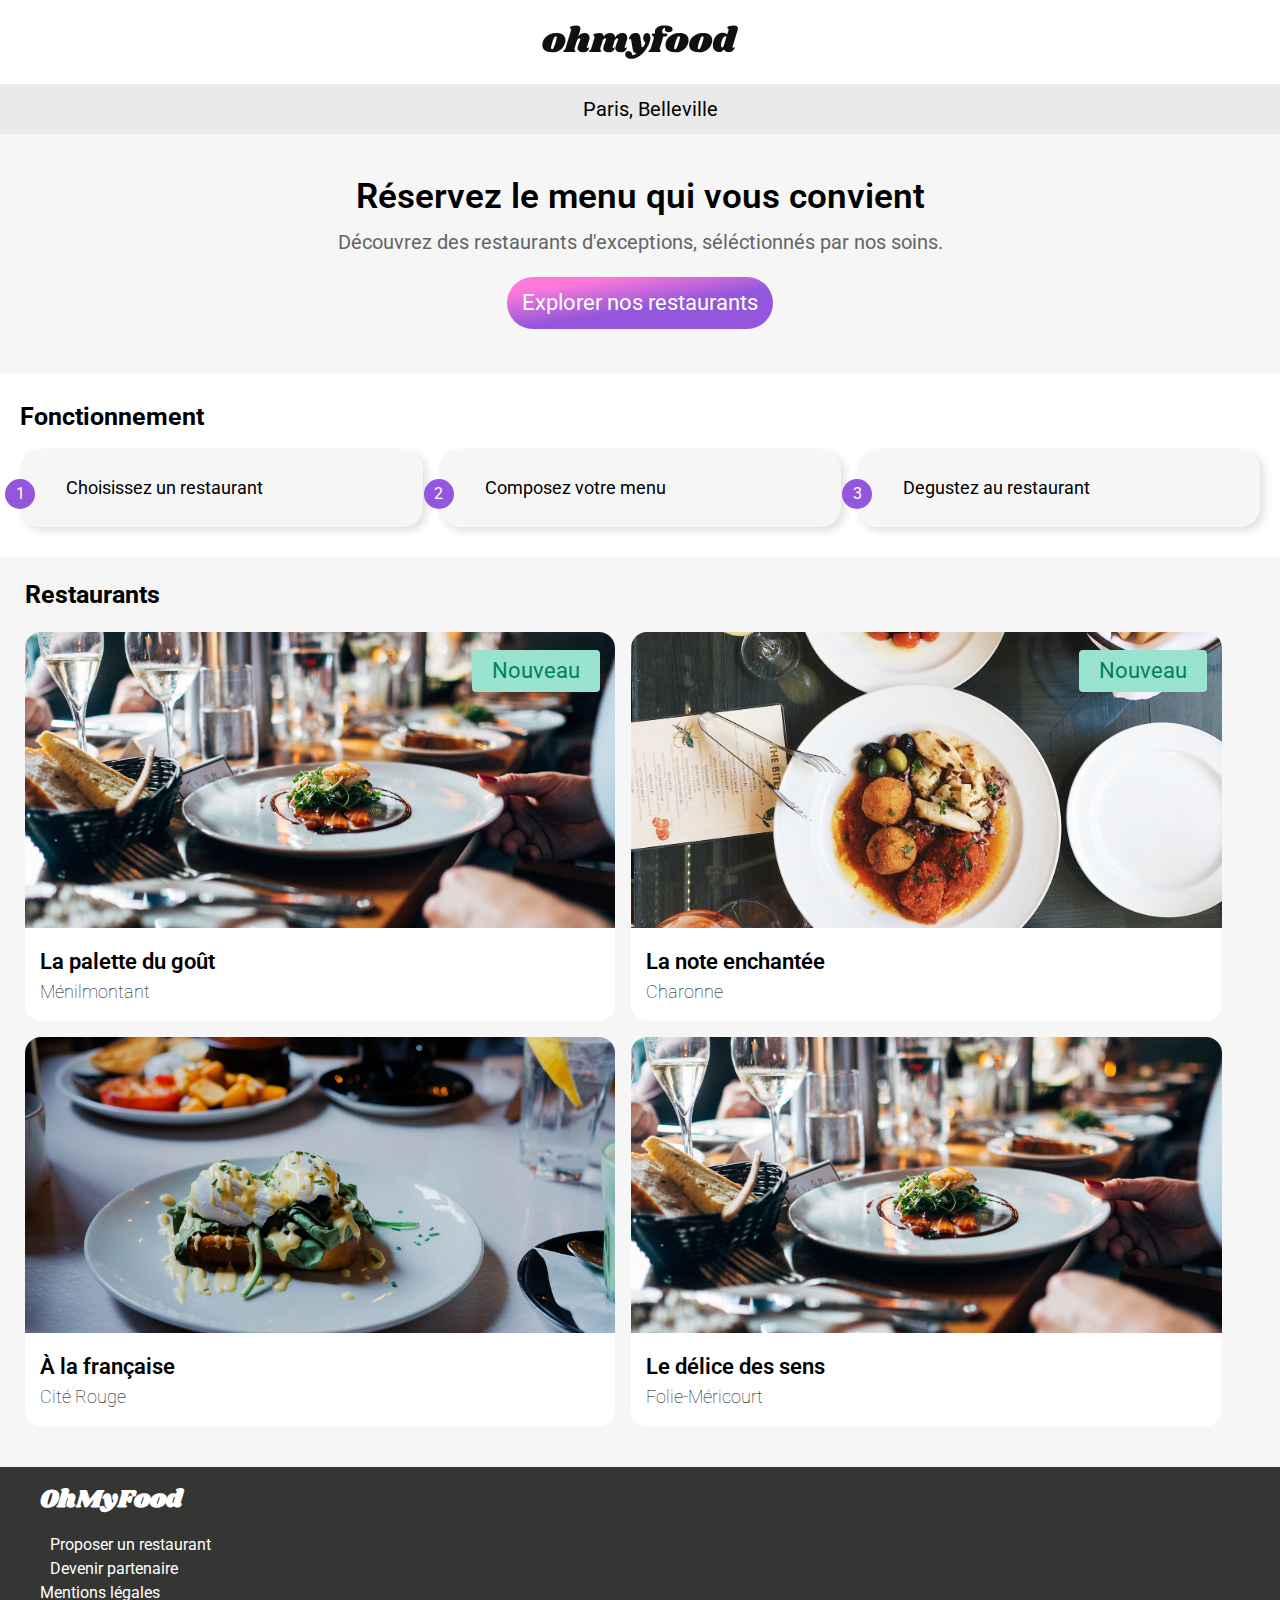
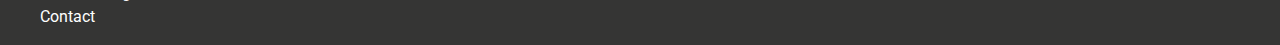
<file: index.html>
<!DOCTYPE html>
<html lang="fr">
  <head>
    <link rel="stylesheet" href="assets/css/main.css" />
    <link rel="preconnect" href="https://fonts.googleapis.com" />
    <link rel="preconnect" href="https://fonts.gstatic.com" crossorigin />
    <link
      href="https://fonts.googleapis.com/css2?family=Shrikhand&display=swap"
      rel="stylesheet"
    />
    <link
      rel="stylesheet"
      href="https://pro.fontawesome.com/releases/v5.10.0/css/all.css"
      integrity="sha384-AYmEC3Yw5cVb3ZcuHtOA93w35dYTsvhLPVnYs9eStHfGJvOvKxVfELGroGkvsg+p"
      crossorigin="anonymous"
    />
    <link rel="preconnect" href="https://fonts.googleapis.com" />
    <link rel="preconnect" href="https://fonts.gstatic.com" crossorigin />
    <link
      href="https://fonts.googleapis.com/css2?family=Roboto:wght@100;400;500;700&display=swap"
      rel="stylesheet"
    />
    <meta charset="UTF-8" />
    <meta http-equiv="X-UA-Compatible" content="IE=edge" />
    <meta name="viewport" content="width=device-width, initial-scale=1.0" />
    <title>OhMyFood</title>
  </head>
  <body>
    <div class="loader-page"><div class="loader-page-spinner"></div></div>
    <header>
      <img
        class="img-header"
        alt="logo"
        src="assets/images/logo/ohmyfood@2x.svg"
      />
    </header>
    <p class="location">
      <i class="fas fa-map-marker-alt"></i>Paris, Belleville
    </p>
    <main class="index-container">
      <section class="top-main">
        <h3>Réservez le menu qui vous convient</h3>
        <p>
          Découvrez des restaurants d'exceptions, séléctionnés par nos soins.
        </p>
        <a href="#restaurant" class="home-button">Explorer nos restaurants</a>
      </section>
      <section class="fonctionnement">
        <h3>Fonctionnement</h3>
        <ol>
          <li class="menu-item">
            <i class="fas fa-mobile-alt"></i>
            <p>Choisissez un restaurant</p>
          </li>
          <li class="menu-item">
            <i class="fas fa-list"></i>
            <p>Composez votre menu</p>
          </li>
          <li class="menu-item">
            <i class="fas fa-store"></i>
            <p>Degustez au restaurant</p>
          </li>
        </ol>
      </section>
      <section id="restaurant" class="restaurant">
        <div class="container">
          <h3>Restaurants</h3>
          <ul>
            <li>
              <a href="pages/palette-du-gout.html">
                <figure>
                  <img
                    src="assets/images/restaurants/la_palette_du_gout.jpg"
                    alt="La palette du goût"
                  />
                  <figcaption>
                    <div>
                      <h4>La palette du goût</h4>
                      <p>Ménilmontant</p>
                    </div>
                    <p class="favorite">
                      <i class="far fa-heart empty"></i
                      ><i class="fas fa-heart full"></i>
                    </p>
                  </figcaption>
                </figure>
                <p class="new">Nouveau</p>
              </a>
            </li>
            <li>
              <a href="pages/note-enchante.html">
                <figure>
                  <img
                    src="assets/images/restaurants/la_note_enchantee.jpg"
                    alt="La note enchantée"
                  />
                  <figcaption>
                    <div>
                      <h4>La note enchantée</h4>
                      <p>Charonne</p>
                    </div>
                    <p class="favorite">
                      <i class="far fa-heart empty"></i
                      ><i class="fas fa-heart full"></i>
                    </p>
                  </figcaption>
                </figure>
                <p class="new">Nouveau</p>
              </a>
            </li>
            <li>
              <a href="pages/a-la-fancaise.html">
                <figure>
                  <img
                    src="assets/images/restaurants/a_la_francaise.jpg"
                    alt="À la française"
                  />
                  <figcaption>
                    <div>
                      <h4>À la française</h4>
                      <p>Cité Rouge</p>
                    </div>
                    <p class="favorite">
                      <i class="far fa-heart empty"></i
                      ><i class="fas fa-heart full"></i>
                    </p>
                  </figcaption>
                </figure>
              </a>
            </li>
            <li>
              <a href="pages/delices-des-sens.html">
                <figure>
                  <img
                    src="assets/images/restaurants/la_palette_du_gout.jpg"
                    alt="Le délice des sens"
                  />
                  <figcaption>
                    <div>
                      <h4>Le délice des sens</h4>
                      <p>Folie-Méricourt</p>
                    </div>
                    <p class="favorite">
                      <i class="far fa-heart empty"></i
                      ><i class="fas fa-heart full"></i>
                    </p>
                  </figcaption>
                </figure>
              </a>
            </li>
          </ul>
        </div>
      </section>
    </main>
    <footer>
      <h3>OhMyFood</h3>
      <a href="#"> <i class="fas fa-utensils"></i>Proposer un restaurant </a>
      <a href="#"> <i class="fas fa-hands-helping"></i>Devenir partenaire </a>
      <a href="#">Mentions légales</a>
      <a href="mailto:bionik6@gmail.com">Contact</a>
    </footer>
  </body>
</html>
</file>
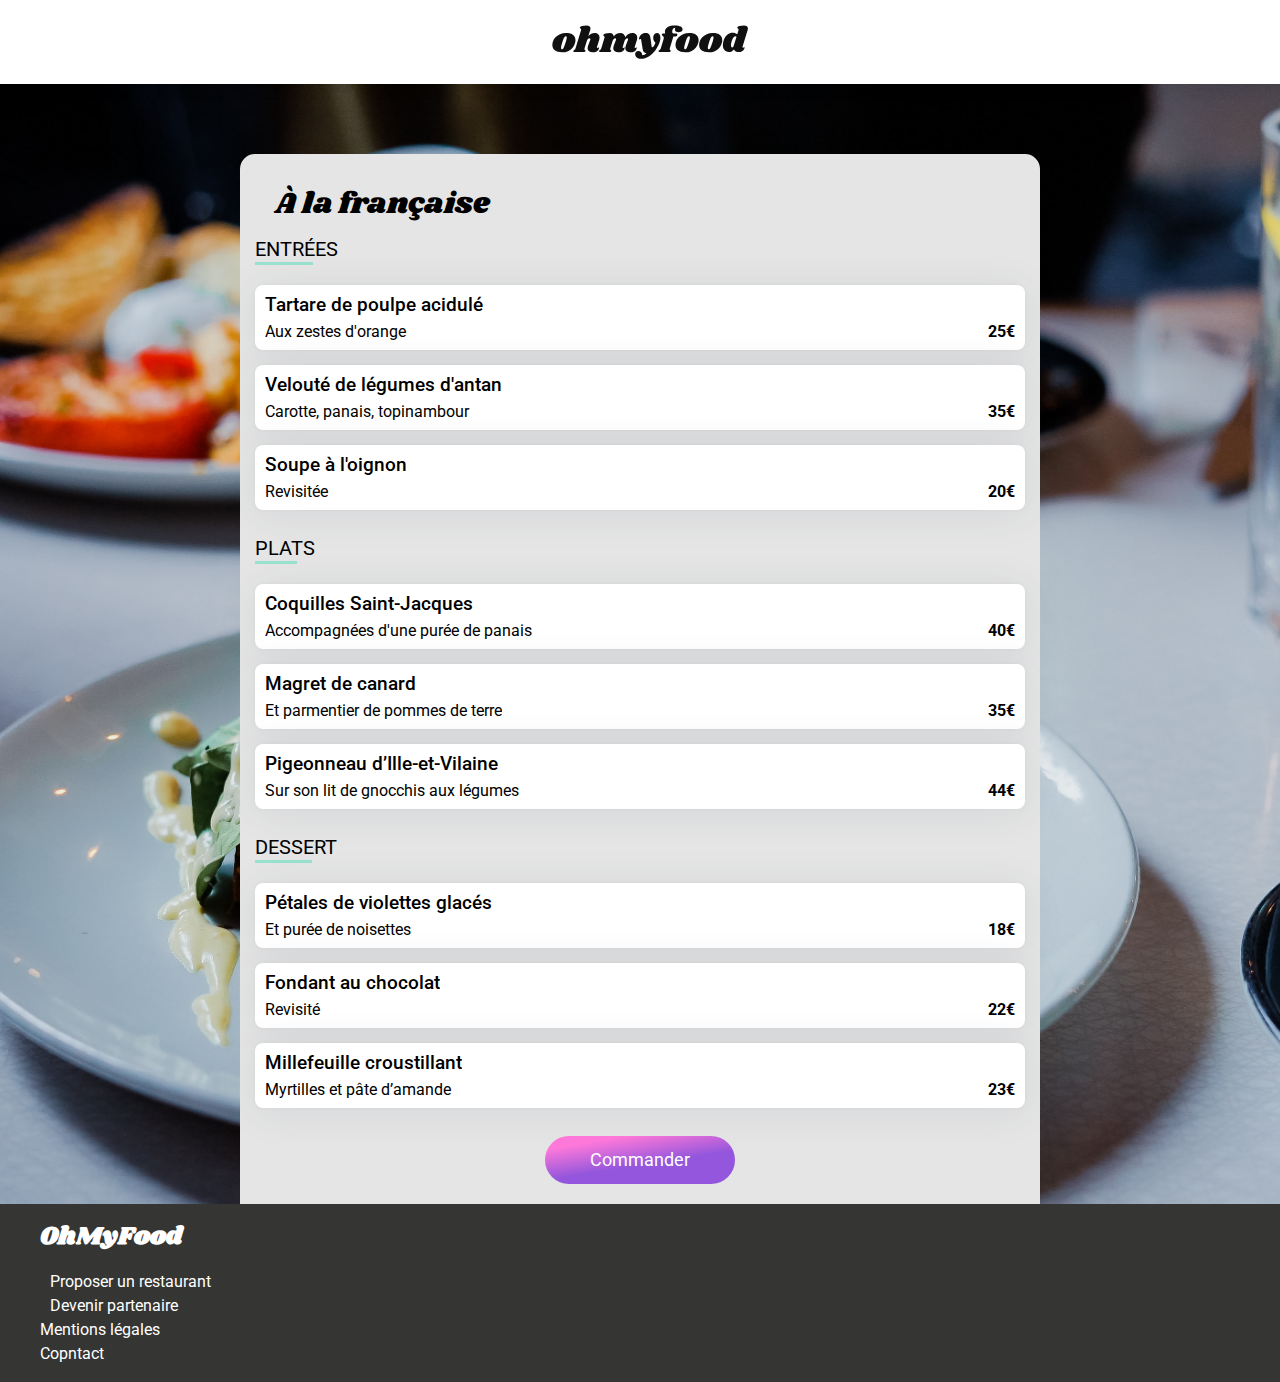
<file: pages/a-la-fancaise.html>
<!DOCTYPE html>
<html lang="fr">
  <head>
    <link rel="stylesheet" href="../assets/css/main.css" />
    <link rel="preconnect" href="https://fonts.googleapis.com" />
    <link rel="preconnect" href="https://fonts.gstatic.com" crossorigin />
    <link
      href="https://fonts.googleapis.com/css2?family=Shrikhand&display=swap"
      rel="stylesheet"
    />
    <link
      rel="stylesheet"
      href="https://pro.fontawesome.com/releases/v5.10.0/css/all.css"
      integrity="sha384-AYmEC3Yw5cVb3ZcuHtOA93w35dYTsvhLPVnYs9eStHfGJvOvKxVfELGroGkvsg+p"
      crossorigin="anonymous"
    />
    <link rel="preconnect" href="https://fonts.googleapis.com" />
    <link rel="preconnect" href="https://fonts.gstatic.com" crossorigin />
    <link
      href="https://fonts.googleapis.com/css2?family=Roboto:ital,wght@0,400;0,500;0,700;1,400&display=swap"
      rel="stylesheet"
    />
    <link rel="preconnect" href="https://fonts.googleapis.com" />
    <link rel="preconnect" href="https://fonts.gstatic.com" crossorigin />
    <link
      href="https://fonts.googleapis.com/css2?family=Shrikhand&display=swap"
      rel="stylesheet"
    />
    <meta charset="UTF-8" />
    <meta http-equiv="X-UA-Compatible" content="IE=edge" />
    <meta name="viewport" content="width=device-width, initial-scale=1.0" />
    <title>À la française</title>
  </head>
  <body class="restaurant-page">
    <header>
      <a href="../index.html">
        <i class="fas fa-arrow-left"></i>
      </a>
      <img src="../assets/images/logo/ohmyfood@2x.svg" />
    </header>
    <div class="background-restaurant">
      <img src="../assets/images/restaurants/a_la_francaise.jpg" alt="" />
    </div>
    <main class="restaurant-container">
      <header>
        <h3>À la française</h3>
        <p class="favorite">
          <i class="far fa-heart empty"></i><i class="fas fa-heart full"></i>
        </p>
      </header>
      <section class="entree">
        <h3>ENTRÉES</h3>
        <ul>
          <li class="delay-0 menu-item">
            <div>
              <h4>Tartare de poulpe acidulé</h4>
              <p class="text">Aux zestes d'orange</p>
            </div>
            <p class="price">25€</p>
            <a class="check"><i class="fas fa-check-circle"></i></a>
          </li>
          <li class="delay-1 menu-item">
            <div>
              <h4>Velouté de légumes d'antan</h4>
              <p class="text">Carotte, panais, topinambour</p>
            </div>
            <p class="price">35€</p>
            <a class="check"><i class="fas fa-check-circle"></i></a>
          </li>
          <li class="delay-2 menu-item">
            <div>
              <h4>Soupe à l'oignon</h4>
              <p class="text">Revisitée</p>
            </div>
            <p class="price">20€</p>
            <a class="check"><i class="fas fa-check-circle"></i></a>
          </li>
        </ul>
      </section>
      <section class="plat">
        <h3>PLATS</h3>
        <ul>
          <li class="delay-3 menu-item">
            <div>
              <h4>Coquilles Saint-Jacques</h4>
              <p class="text">Accompagnées d'une purée de panais</p>
            </div>
            <p class="price">40€</p>
            <a class="check"><i class="fas fa-check-circle"></i></a>
          </li>
          <li class="delay-4 menu-item">
            <div>
              <h4>Magret de canard</h4>
              <p class="text">Et parmentier de pommes de terre</p>
            </div>
            <p class="price">35€</p>
            <a class="check"><i class="fas fa-check-circle"></i></a>
          </li>
          <li class="delay-5 menu-item">
            <div>
              <h4>Pigeonneau d’Ille-et-Vilaine</h4>
              <p class="text">Sur son lit de gnocchis aux légumes</p>
            </div>
            <p class="price">44€</p>
            <a class="check"><i class="fas fa-check-circle"></i></a>
          </li>
        </ul>
      </section>
      <section class="dessert">
        <h3>DESSERT</h3>
        <ul>
          <li class="delay-6 menu-item">
            <div>
              <h4>Pétales de violettes glacés</h4>
              <p class="text">Et purée de noisettes</p>
            </div>
            <p class="price">18€</p>
            <a class="check"><i class="fas fa-check-circle"></i></a>
          </li>
          <li class="delay-7 menu-item">
            <div>
              <h4>Fondant au chocolat</h4>
              <p class="text">Revisité</p>
            </div>
            <p class="price">22€</p>
            <a class="check"><i class="fas fa-check-circle"></i></a>
          </li>
          <li class="delay-8 menu-item">
            <div>
              <h4>Millefeuille croustillant</h4>
              <p class="text">Myrtilles et pâte d’amande</p>
            </div>
            <p class="price">23€</p>
            <a class="check"><i class="fas fa-check-circle"></i></a>
          </li>
        </ul>
      </section>
      <a class="commande" href="#">Commander</a>
    </main>
    <footer>
      <h3>OhMyFood</h3>
      <a href="#"> <i class="fas fa-utensils"></i>Proposer un restaurant </a>
      <a href="#"> <i class="fas fa-hands-helping"></i>Devenir partenaire </a>
      <a href="#">Mentions légales</a>
      <a href="mailto:">Copntact</a>
    </footer>
  </body>
</html>
</file>
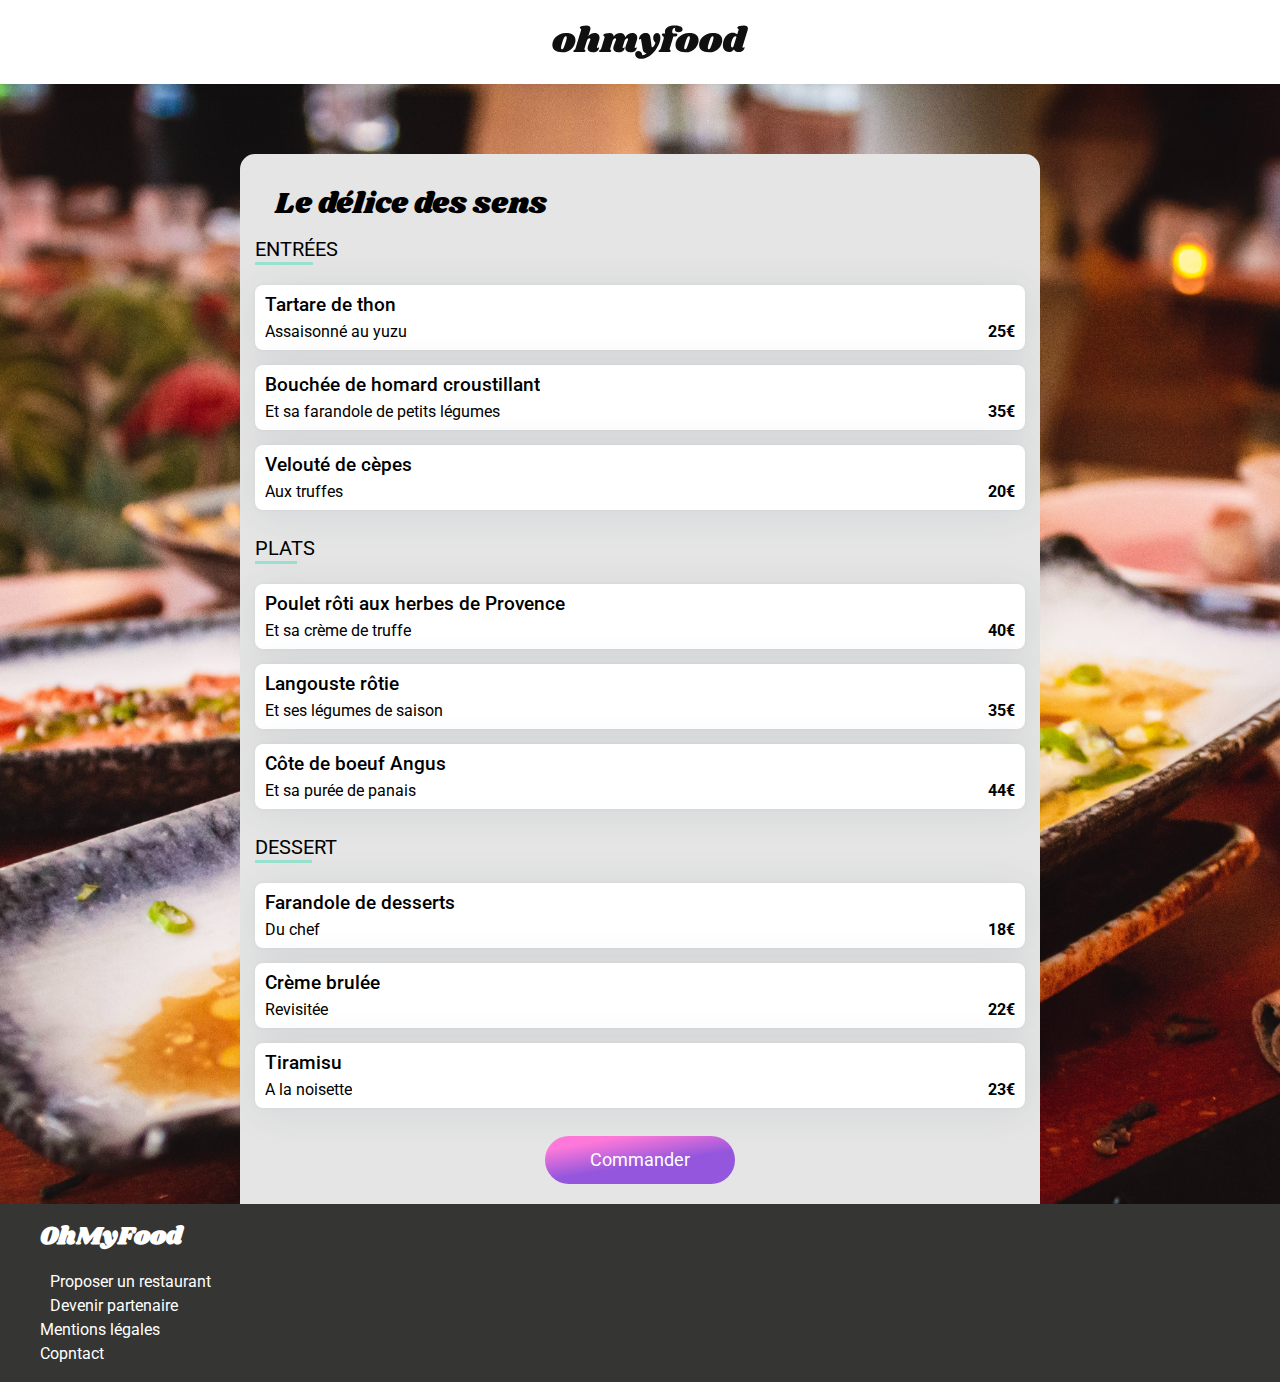
<file: pages/delices-des-sens.html>
<!DOCTYPE html>
<html lang="en">
  <head>
    <link rel="stylesheet" href="../assets/css/main.css" />
    <link rel="preconnect" href="https://fonts.googleapis.com" />
    <link rel="preconnect" href="https://fonts.gstatic.com" crossorigin />
    <link
      href="https://fonts.googleapis.com/css2?family=Shrikhand&display=swap"
      rel="stylesheet"
    />
    <link
      rel="stylesheet"
      href="https://pro.fontawesome.com/releases/v5.10.0/css/all.css"
      integrity="sha384-AYmEC3Yw5cVb3ZcuHtOA93w35dYTsvhLPVnYs9eStHfGJvOvKxVfELGroGkvsg+p"
      crossorigin="anonymous"
    />
    <link rel="preconnect" href="https://fonts.googleapis.com" />
    <link rel="preconnect" href="https://fonts.gstatic.com" crossorigin />
    <link
      href="https://fonts.googleapis.com/css2?family=Roboto:ital,wght@0,400;0,500;0,700;1,400&display=swap"
      rel="stylesheet"
    />
    <meta charset="UTF-8" />
    <meta http-equiv="X-UA-Compatible" content="IE=edge" />
    <meta name="viewport" content="width=device-width, initial-scale=1.0" />
    <title>Le délices des sens</title>
  </head>
  <body class="restaurant-page">
    <header>
      <a href="../index.html">
        <i class="fas fa-arrow-left"></i>
      </a>
      <img src="../assets/images/logo/ohmyfood@2x.svg" />
    </header>
    <div class="background-restaurant">
      <img src="../assets/images/restaurants/le_delice_des_sens.jpg" alt="" />
    </div>
    <main class="restaurant-container">
      <header>
        <h3>Le délice des sens</h3>
        <p class="favorite">
          <i class="far fa-heart empty"></i><i class="fas fa-heart full"></i>
        </p>
      </header>
      <section class="entree">
        <h3>ENTRÉES</h3>
        <ul>
          <li class="delay-0 menu-item">
            <div>
              <h4>Tartare de thon</h4>
              <p class="text">Assaisonné au yuzu</p>
            </div>
            <p class="price">25€</p>
            <a class="check"><i class="fas fa-check-circle"></i></a>
          </li>
          <li class="delay-1 menu-item">
            <div>
              <h4>Bouchée de homard croustillant</h4>
              <p class="text">Et sa farandole de petits légumes</p>
            </div>
            <p class="price">35€</p>
            <a class="check"><i class="fas fa-check-circle"></i></a>
          </li>
          <li class="delay-2 menu-item">
            <div>
              <h4>Velouté de cèpes</h4>
              <p class="text">Aux truffes</p>
            </div>
            <p class="price">20€</p>
            <a class="check"><i class="fas fa-check-circle"></i></a>
          </li>
        </ul>
      </section>
      <section class="plat">
        <h3>PLATS</h3>
        <ul>
          <li class="delay-3 menu-item">
            <div>
              <h4>Poulet rôti aux herbes de Provence</h4>
              <p class="text">Et sa crème de truffe</p>
            </div>
            <p class="price">40€</p>
            <a class="check"><i class="fas fa-check-circle"></i></a>
          </li>
          <li class="delay-4 menu-item">
            <div>
              <h4>Langouste rôtie</h4>
              <p class="text">Et ses légumes de saison</p>
            </div>
            <p class="price">35€</p>
            <a class="check"><i class="fas fa-check-circle"></i></a>
          </li>
          <li class="delay-5 menu-item">
            <div>
              <h4>Côte de boeuf Angus</h4>
              <p class="text">Et sa purée de panais</p>
            </div>
            <p class="price">44€</p>
            <a class="check"><i class="fas fa-check-circle"></i></a>
          </li>
        </ul>
      </section>
      <section class="dessert">
        <h3>DESSERT</h3>
        <ul>
          <li class="delay-6 menu-item">
            <div>
              <h4>Farandole de desserts</h4>
              <p class="text">Du chef</p>
            </div>
            <p class="price">18€</p>
            <a class="check"><i class="fas fa-check-circle"></i></a>
          </li>
          <li class="delay-7 menu-item">
            <div>
              <h4>Crème brulée</h4>
              <p class="text">Revisitée</p>
            </div>
            <p class="price">22€</p>
            <a class="check"><i class="fas fa-check-circle"></i></a>
          </li>
          <li>
            <div class="delay-8 menu-item">
              <h4>Tiramisu</h4>
              <p class="text">À la noisette</p>
            </div>
            <p class="price">23€</p>
            <a class="check"><i class="fas fa-check-circle"></i></a>
          </li>
        </ul>
      </section>
      <a class="commande">Commander</a>
    </main>
    <footer>
      <h3>OhMyFood</h3>
      <a href="#"> <i class="fas fa-utensils"></i>Proposer un restaurant </a>
      <a href="#"> <i class="fas fa-hands-helping"></i>Devenir partenaire </a>
      <a href="#">Mentions légales</a>
      <a href="mailto:">Copntact</a>
    </footer>
  </body>
</html>
</file>
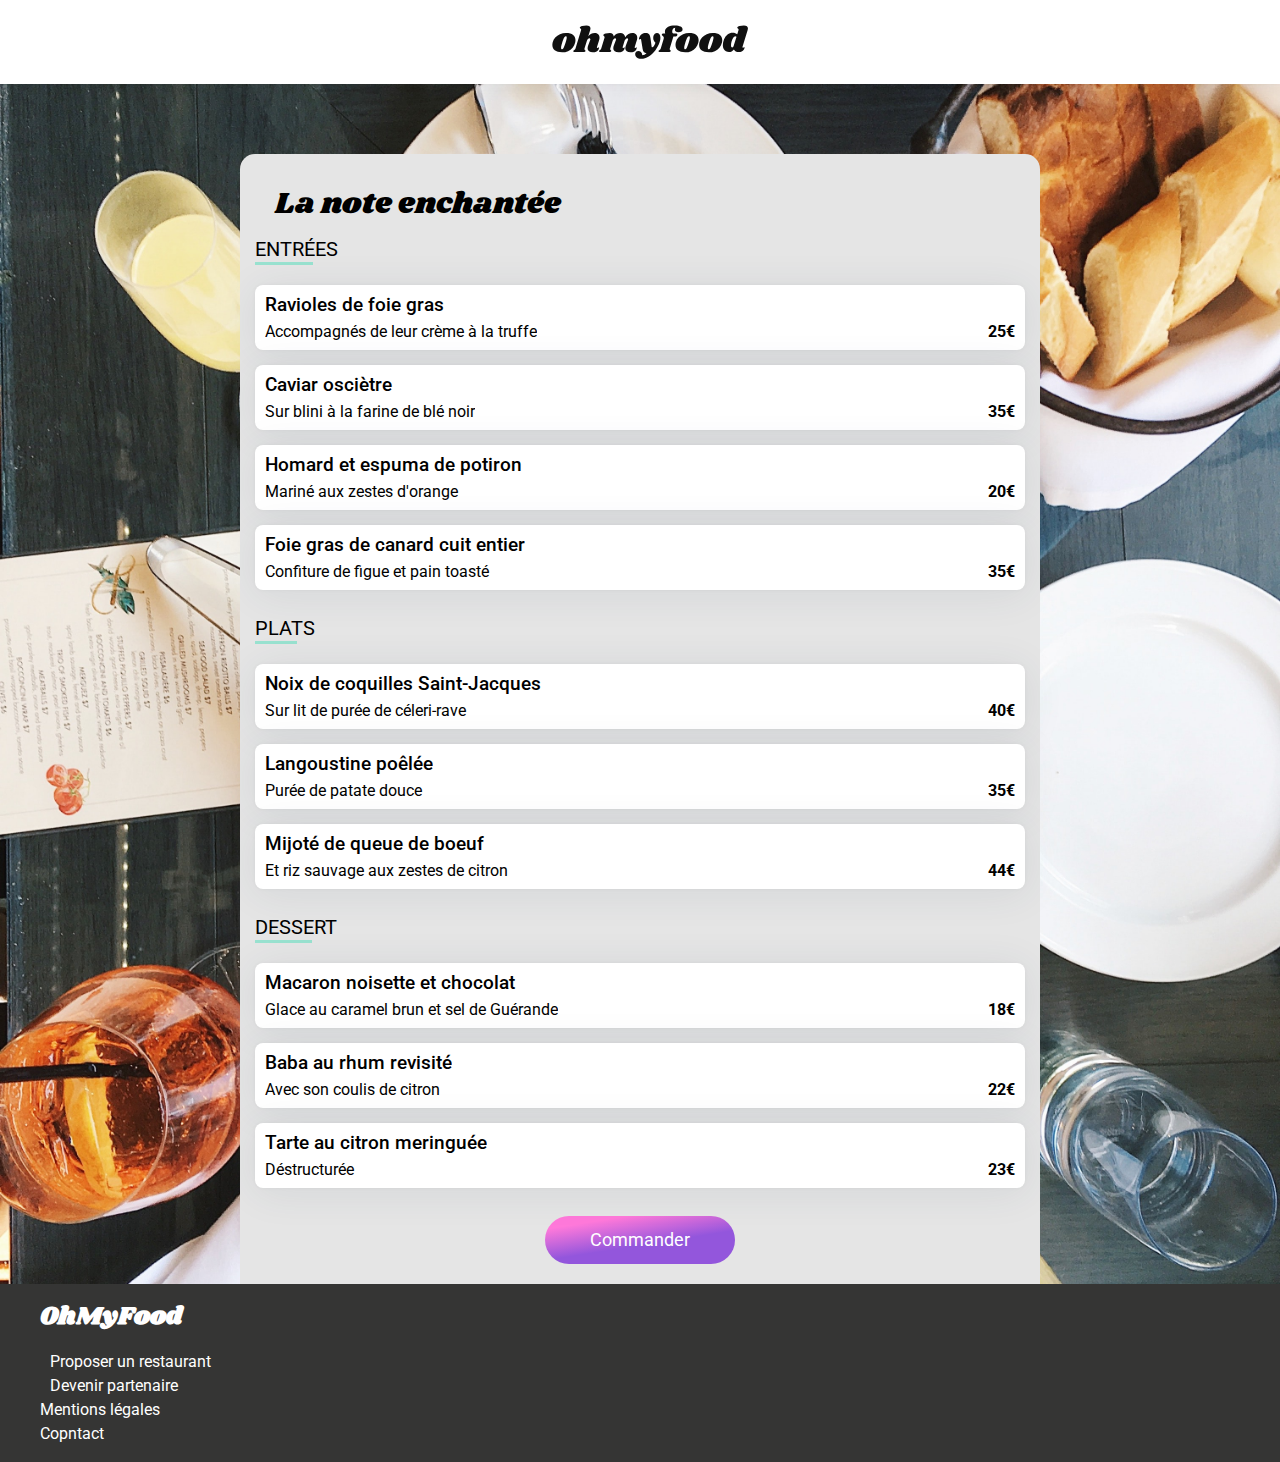
<file: pages/note-enchante.html>
<!DOCTYPE html>
<html lang="en">
  <head>
    <link rel="stylesheet" href="../assets/css/main.css" />
    <link rel="preconnect" href="https://fonts.googleapis.com" />
    <link rel="preconnect" href="https://fonts.gstatic.com" crossorigin />
    <link
      href="https://fonts.googleapis.com/css2?family=Shrikhand&display=swap"
      rel="stylesheet"
    />
    <link
      rel="stylesheet"
      href="https://pro.fontawesome.com/releases/v5.10.0/css/all.css"
      integrity="sha384-AYmEC3Yw5cVb3ZcuHtOA93w35dYTsvhLPVnYs9eStHfGJvOvKxVfELGroGkvsg+p"
      crossorigin="anonymous"
    />
    <link rel="preconnect" href="https://fonts.googleapis.com" />
    <link rel="preconnect" href="https://fonts.gstatic.com" crossorigin />
    <link
      href="https://fonts.googleapis.com/css2?family=Roboto:ital,wght@0,400;0,500;0,700;1,400&display=swap"
      rel="stylesheet"
    />
    <meta charset="UTF-8" />
    <meta http-equiv="X-UA-Compatible" content="IE=edge" />
    <meta name="viewport" content="width=device-width, initial-scale=1.0" />
    <title>La note enchantée</title>
  </head>
  <body class="restaurant-page">
    <header>
      <a href="../index.html">
        <i class="fas fa-arrow-left"></i>
      </a>
      <img src="../assets/images/logo/ohmyfood@2x.svg" />
    </header>
    <div class="background-restaurant">
      <img src="../assets/images/restaurants/la_note_enchantee.jpg" alt="" />
    </div>
    <main class="restaurant-container">
      <header>
        <h3>La note enchantée</h3>
        <p class="favorite">
          <i class="far fa-heart empty"></i><i class="fas fa-heart full"></i>
        </p>
      </header>
      <section class="entree">
        <h3>ENTRÉES</h3>
        <ul>
          <li class="delay-0 menu-item">
            <div>
              <h4>Ravioles de foie gras</h4>
              <p class="text">Accompagnés de leur crème à la truffe</p>
            </div>
            <p class="price">25€</p>
            <a class="check"><i class="fas fa-check-circle"></i></a>
          </li>
          <li class="delay-1 menu-item">
            <div>
              <h4>Caviar osciètre</h4>
              <p class="text">Sur blini à la farine de blé noir</p>
            </div>
            <p class="price">35€</p>
            <a class="check"><i class="fas fa-check-circle"></i></a>
          </li>
          <li class="delay-2 menu-item">
            <div>
              <h4>Homard et espuma de potiron</h4>
              <p class="text">Mariné aux zestes d'orange</p>
            </div>
            <p class="price">20€</p>
            <a class="check"><i class="fas fa-check-circle"></i></a>
          </li>
          <li class="delay-3 menu-item">
            <div>
              <h4>Foie gras de canard cuit entier</h4>
              <p class="text">Confiture de figue et pain toasté</p>
            </div>
            <p class="price">35€</p>
            <a class="check"><i class="fas fa-check-circle"></i></a>
          </li>
        </ul>
      </section>
      <section class="plat">
        <h3>PLATS</h3>
        <ul>
          <li class="delay-4 menu-item">
            <div>
              <h4>Noix de coquilles Saint-Jacques</h4>
              <p class="text">Sur lit de purée de céleri-rave</p>
            </div>
            <p class="price">40€</p>
            <a class="check"><i class="fas fa-check-circle"></i></a>
          </li>
          <li class="delay-5 menu-item">
            <div>
              <h4>Langoustine poêlée</h4>
              <p class="text">Purée de patate douce</p>
            </div>
            <p class="price">35€</p>
            <a class="check"><i class="fas fa-check-circle"></i></a>
          </li>
          <li class="delay-6 menu-item">
            <div>
              <h4>Mijoté de queue de boeuf</h4>
              <p class="text">Et riz sauvage aux zestes de citron</p>
            </div>
            <p class="price">44€</p>
            <a class="check"><i class="fas fa-check-circle"></i></a>
          </li>
        </ul>
      </section>
      <section class="dessert">
        <h3>DESSERT</h3>
        <ul>
          <li>
            <div class="delay-7 menu-item">
              <h4>Macaron noisette et chocolat</h4>
              <p class="text">Glace au caramel brun et sel de Guérande</p>
            </div>
            <p class="price">18€</p>
            <a class="check"><i class="fas fa-check-circle"></i></a>
          </li>
          <li class="delay-8 menu-item">
            <div>
              <h4>Baba au rhum revisité</h4>
              <p class="text">Avec son coulis de citron</p>
            </div>
            <p class="price">22€</p>
            <a class="check"><i class="fas fa-check-circle"></i></a>
          </li>
          <li class="delay-9 menu-item">
            <div>
              <h4>Tarte au citron meringuée</h4>
              <p class="text">Déstructurée</p>
            </div>
            <p class="price">23€</p>
            <a class="check"><i class="fas fa-check-circle"></i></a>
          </li>
        </ul>
      </section>
      <a class="commande">Commander</a>
    </main>
    <footer>
      <h3>OhMyFood</h3>
      <a href="#"> <i class="fas fa-utensils"></i>Proposer un restaurant </a>
      <a href="#"> <i class="fas fa-hands-helping"></i>Devenir partenaire </a>
      <a href="#">Mentions légales</a>
      <a href="mailto:">Copntact</a>
    </footer>
  </body>
</html>
</file>
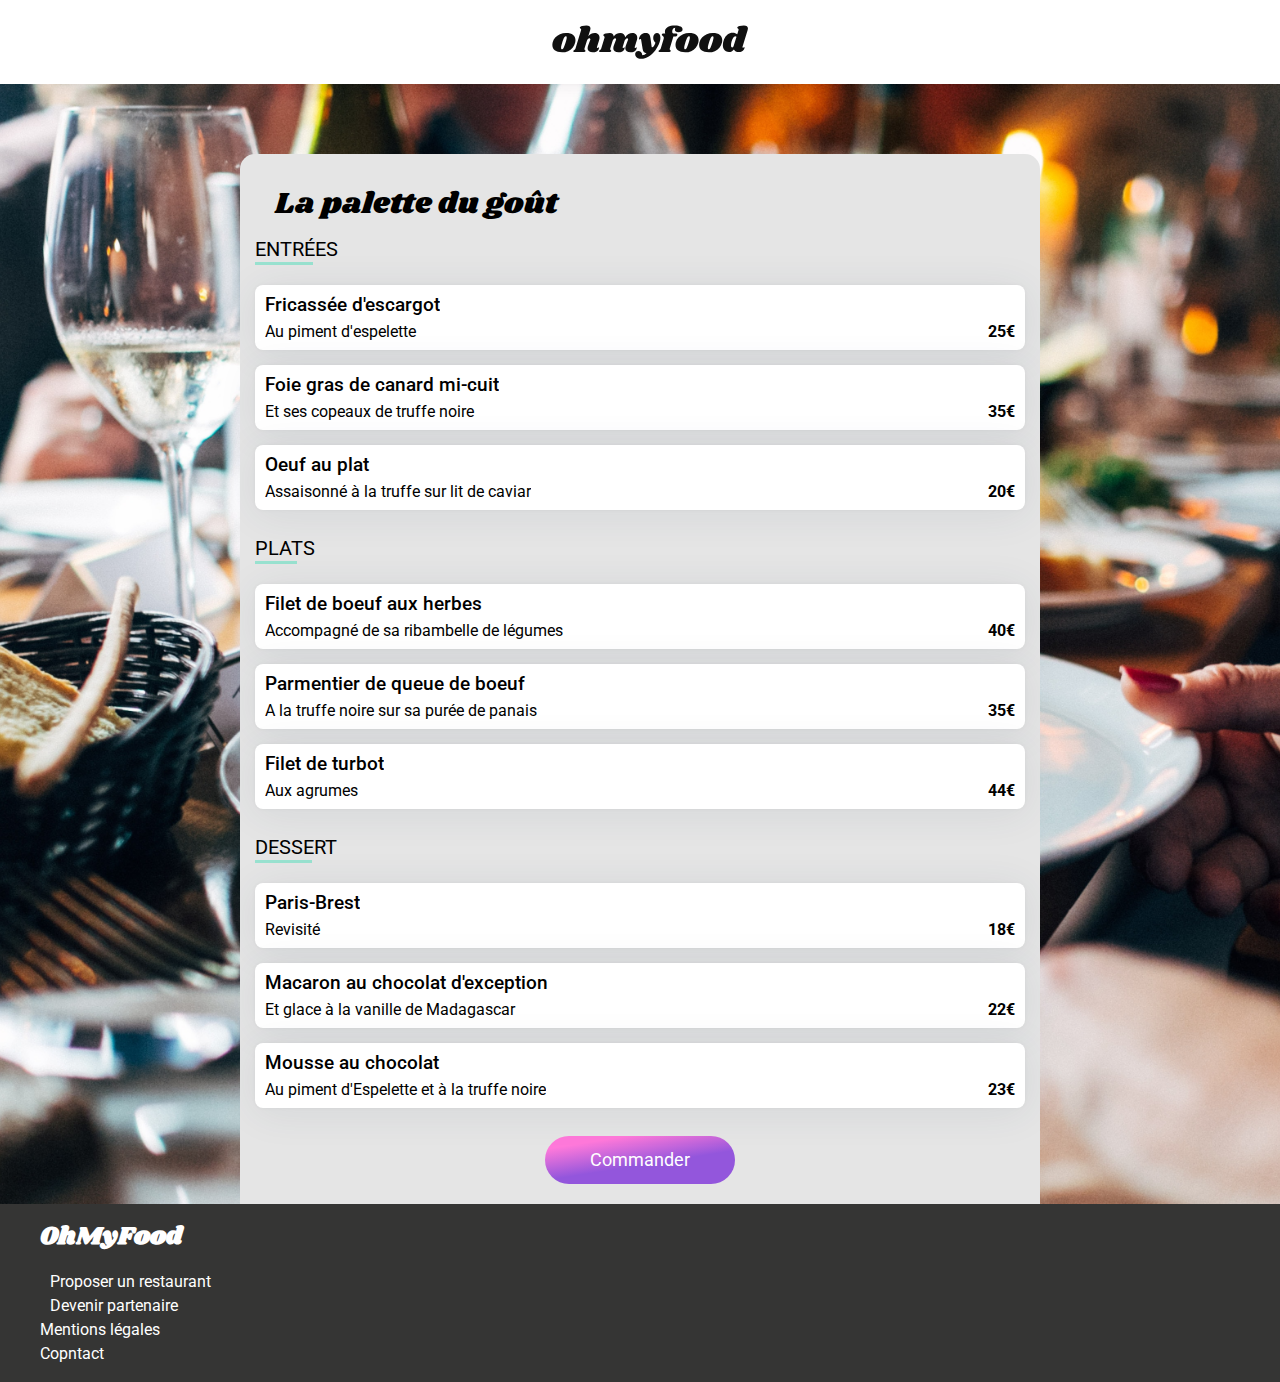
<file: pages/palette-du-gout.html>
<!DOCTYPE html>
<html lang="en">
  <head>
    <link rel="stylesheet" href="../assets/css/main.css" />
    <link rel="preconnect" href="https://fonts.googleapis.com" />
    <link rel="preconnect" href="https://fonts.gstatic.com" crossorigin />
    <link
      href="https://fonts.googleapis.com/css2?family=Shrikhand&display=swap"
      rel="stylesheet"
    />
    <link
      rel="stylesheet"
      href="https://pro.fontawesome.com/releases/v5.10.0/css/all.css"
      integrity="sha384-AYmEC3Yw5cVb3ZcuHtOA93w35dYTsvhLPVnYs9eStHfGJvOvKxVfELGroGkvsg+p"
      crossorigin="anonymous"
    />
    <link rel="preconnect" href="https://fonts.googleapis.com" />
    <link rel="preconnect" href="https://fonts.gstatic.com" crossorigin />
    <link
      href="https://fonts.googleapis.com/css2?family=Roboto:ital,wght@0,400;0,500;0,700;1,400&display=swap"
      rel="stylesheet"
    />
    <meta charset="UTF-8" />
    <meta http-equiv="X-UA-Compatible" content="IE=edge" />
    <meta name="viewport" content="width=device-width, initial-scale=1.0" />
    <title>La palette du goût</title>
  </head>
  <body class="restaurant-page">
    <header>
      <a href="../index.html">
        <i class="fas fa-arrow-left"></i>
      </a>
      <img src="../assets/images/logo/ohmyfood@2x.svg" />
    </header>
    <div class="background-restaurant">
      <img src="../assets/images/restaurants/la_palette_du_gout.jpg" alt="" />
    </div>
    <main class="restaurant-container">
      <header>
        <h3>La palette du goût</h3>
        <p class="favorite">
          <i class="far fa-heart empty"></i><i class="fas fa-heart full"></i>
        </p>
      </header>
      <section class="entree">
        <h3>ENTRÉES</h3>
        <ul>
          <li class="delay-0 menu-item">
            <div>
              <h4>Fricassée d'escargot</h4>
              <p class="text">Au piment d'espelette</p>
            </div>
            <p class="price">25€</p>
            <a class="check"><i class="fas fa-check-circle"></i></a>
          </li>
          <li class="delay-1 menu-item">
            <div>
              <h4>Foie gras de canard mi-cuit</h4>
              <p class="text">Et ses copeaux de truffe noire</p>
            </div>
            <p class="price">35€</p>
            <a class="check"><i class="fas fa-check-circle"></i></a>
          </li>
          <li class="delay-2 menu-item">
            <div>
              <h4>Oeuf au plat</h4>
              <p class="text">Assaisonné à la truffe sur lit de caviar</p>
            </div>
            <p class="price">20€</p>
            <a class="check"><i class="fas fa-check-circle"></i></a>
          </li>
        </ul>
      </section>
      <section class="plat">
        <h3>PLATS</h3>
        <ul>
          <li class="delay-3 menu-item">
            <div>
              <h4>Filet de boeuf aux herbes</h4>
              <p class="text">Accompagné de sa ribambelle de légumes</p>
            </div>
            <p class="price">40€</p>
            <a class="check"><i class="fas fa-check-circle"></i></a>
          </li>
          <li class="delay-4 menu-item">
            <div>
              <h4>Parmentier de queue de boeuf</h4>
              <p class="text">À la truffe noire sur sa purée de panais</p>
            </div>
            <p class="price">35€</p>
            <a class="check"><i class="fas fa-check-circle"></i></a>
          </li>
          <li class="delay-5 menu-item">
            <div>
              <h4>Filet de turbot</h4>
              <p class="text">Aux agrumes</p>
            </div>
            <p class="price">44€</p>
            <a class="check"><i class="fas fa-check-circle"></i></a>
          </li>
        </ul>
      </section>
      <section class="dessert">
        <h3>DESSERT</h3>
        <ul>
          <li class="delay-6 menu-item">
            <div>
              <h4>Paris-Brest</h4>
              <p class="text">Revisité</p>
            </div>
            <p class="price">18€</p>
            <a class="check"><i class="fas fa-check-circle"></i></a>
          </li>
          <li class="delay-7 menu-item">
            <div>
              <h4>Macaron au chocolat d'exception</h4>
              <p class="text">Et glace à la vanille de Madagascar</p>
            </div>
            <p class="price">22€</p>
            <a class="check"><i class="fas fa-check-circle"></i></a>
          </li>
          <li class="delay-8 menu-item">
            <div>
              <h4>Mousse au chocolat</h4>
              <p class="text">Au piment d'Espelette et à la truffe noire</p>
            </div>
            <p class="price">23€</p>
            <a class="check"><i class="fas fa-check-circle"></i></a>
          </li>
        </ul>
      </section>
      <a class="commande">Commander</a>
    </main>
    <footer>
      <h3>OhMyFood</h3>
      <a href="#"> <i class="fas fa-utensils"></i>Proposer un restaurant </a>
      <a href="#"> <i class="fas fa-hands-helping"></i>Devenir partenaire </a>
      <a href="#">Mentions légales</a>
      <a href="mailto:">Copntact</a>
    </footer>
  </body>
</html>
</file>
<file: assets/css/main.css>
html,
body,
div,
span,
applet,
object,
iframe,
h1,
h2,
h3,
h4,
h5,
h6,
p,
blockquote,
pre,
a,
abbr,
acronym,
address,
big,
cite,
code,
del,
dfn,
em,
img,
ins,
kbd,
q,
s,
samp,
small,
strike,
strong,
sub,
sup,
tt,
var,
b,
u,
i,
center,
dl,
dt,
dd,
ol,
ul,
li,
fieldset,
form,
label,
legend,
table,
caption,
tbody,
tfoot,
thead,
tr,
th,
td,
article,
aside,
canvas,
details,
embed,
figure,
figcaption,
footer,
header,
hgroup,
menu,
nav,
output,
ruby,
section,
summary,
time,
mark,
audio,
video {
  margin: 0;
  padding: 0;
  border: 0;
  font-size: 100%;
  font: inherit;
  vertical-align: baseline;
}

/* HTML5 display-role reset for older browsers */
article,
aside,
details,
figcaption,
figure,
footer,
header,
hgroup,
menu,
nav,
section {
  display: block;
}

body {
  line-height: 1;
}

ul {
  list-style: none;
}

blockquote,
q {
  quotes: none;
}

blockquote:before, blockquote:after {
  content: "";
  content: none;
}

q:before, q:after {
  content: "";
  content: none;
}

table {
  border-collapse: collapse;
  border-spacing: 0;
}

body {
  margin: 0 !important;
}

ul {
  list-style: none !important;
}

a {
  text-decoration: none;
  color: black;
}
a:hover {
  color: black;
}

body {
  font-family: "Roboto", sans-serif;
}

.delay-0 {
  animation-delay: 0s !important;
}

.delay-1 {
  animation-delay: 0.1s !important;
}

.delay-2 {
  animation-delay: 0.2s !important;
}

.delay-3 {
  animation-delay: 0.3s !important;
}

.delay-4 {
  animation-delay: 0.4s !important;
}

.delay-5 {
  animation-delay: 0.5s !important;
}

.delay-6 {
  animation-delay: 0.6s !important;
}

.delay-7 {
  animation-delay: 0.7s !important;
}

.delay-8 {
  animation-delay: 0.8s !important;
}

.delay-9 {
  animation-delay: 0.9s !important;
}

.home-button {
  background: linear-gradient(171deg, #ff79da 17%, #9356dc 57%);
  color: white;
  padding: 15px;
  border-radius: 30px;
  font-size: 22px;
  transition: all 0.3s;
}
.home-button:hover {
  color: white !important;
  transform: scale(1.05);
}

.favorite {
  font-size: 28px !important;
  cursor: pointer;
  border: 0 solid transparent;
  position: relative;
}
.favorite .empty:hover {
  opacity: 1;
  -webkit-transition: opacity 2s;
  -o-transition: opacity 2s;
  transition: opacity 2s;
}
.favorite .full {
  transition: color 0.2s ease-in-out;
  position: absolute;
  color: white;
  border: 0 solid transparent;
  right: 0px;
  opacity: 0%;
  transition: all 0.3s;
}
.favorite .full:hover {
  background: -webkit-gradient(linear, left top, left bottom, from(#9356dc), to(#ff79da));
  -webkit-background-clip: text;
  -webkit-text-fill-color: transparent;
  opacity: 100%;
}

.commande {
  background: linear-gradient(171deg, #ff79da 17%, #9356dc 57%);
  color: white;
  padding: 15px 45px;
  border-radius: 30px;
  width: fit-content;
  font-size: 18px;
  display: flex;
  text-align: center;
  margin: auto;
  cursor: pointer;
  transition: all 0.3s;
  margin-bottom: 20px;
}
.commande:hover {
  color: white !important;
  transform: scale(1.05);
}

.loader-page {
  position: fixed;
  z-index: 99999;
  top: 0;
  right: 0;
  bottom: 0;
  width: 100%;
  height: 100%;
  background: #fff;
  display: -webkit-box;
  display: -ms-flexbox;
  display: flex;
  -webkit-box-pack: center;
  -ms-flex-pack: center;
  justify-content: center;
  -webkit-box-align: center;
  -ms-flex-align: center;
  align-items: center;
  visibility: hidden;
  -webkit-transition: visibility 3s;
  -o-transition: visibility 3s;
  transition: visibility 3s;
  background-color: rgba(0, 0, 0, 0.5);
}

.loader-page-spinner {
  position: relative;
  width: 100px;
  height: 100px;
  border-radius: 100px;
  border: 5px solid #f2f2f2;
  display: -webkit-box;
  display: -ms-flexbox;
  display: flex;
  -webkit-box-pack: center;
  -ms-flex-pack: center;
  justify-content: center;
  -webkit-box-align: center;
  -ms-flex-align: center;
  align-items: center;
}

.loader-page-spinner::after {
  content: "";
  position: absolute;
  top: -5px;
  left: -5px;
  right: -5px;
  bottom: -5px;
  border: 5px solid transparent;
  border-radius: 200px;
  border-bottom-color: #9356dc;
  -webkit-animation: spin 2s linear infinite;
  -moz-animation: spin 2s linear infinite;
}

@-webkit-keyframes spin {
  0% {
    -webkit-transform: rotate(0deg);
    transform: rotate(0deg);
  }
  100% {
    -webkit-transform: rotate(360deg);
    transform: rotate(360deg);
  }
}
footer {
  padding: 20px 40px;
  background-color: #353534;
  width: 100%;
  display: flex;
  flex-direction: column;
  justify-content: center;
  box-sizing: border-box;
  position: relative;
}
footer i {
  margin-right: 10px;
}
footer a {
  text-decoration: none;
  color: white;
  margin-bottom: 8px;
}
footer a:hover {
  color: white;
  text-decoration: underline;
}
footer a:last-child {
  margin-bottom: 0;
}
footer h3 {
  font-family: "Shrikhand", cursive;
  font-size: 25px;
  font-weight: 600;
  color: white;
  margin-bottom: 25px;
}

header {
  display: flex;
  align-items: center;
  justify-content: center;
  box-shadow: 0px 0px 4px rgba(14, 21, 28, 0.03), 1px 4px 16px rgba(14, 21, 28, 0.05);
  padding: 25px 0px;
}

.location {
  font-size: 20px;
  background-color: #eaeaea;
  display: flex;
  justify-content: center;
  padding: 15px;
  box-sizing: border-box;
}
.location i {
  margin-right: 20px;
}

.index-container .top-main {
  display: flex;
  flex-direction: column;
  align-items: center;
  justify-content: center;
  background-color: #f6f6f6;
  padding: 45px 50px;
}
.index-container .top-main h3 {
  font-size: 35px;
  text-align: center;
  font-weight: 600;
}
.index-container .top-main p {
  font-size: 20px;
  color: #646565;
  text-align: center;
  margin-top: 18px;
  margin-bottom: 25px;
}

.fonctionnement {
  padding: 30px 20px;
  max-width: 1280px;
  margin: auto;
}
.fonctionnement h3 {
  font-size: 25px;
  font-weight: 700;
}
.fonctionnement ol {
  display: flex;
  align-items: center;
  list-style: none;
  counter-reset: compteListe;
}
.fonctionnement ol li::before {
  counter-increment: compteListe 1;
  content: counter(compteListe) " ";
  color: white;
  display: inline-block;
  width: 30px;
  height: 30px;
  line-height: 30px;
  border-radius: 15px;
  text-align: center;
  background: #9356dc;
  position: absolute;
  left: -15px;
}
.fonctionnement .menu-item {
  display: flex;
  margin-top: 20px;
  background-color: #f6f6f6;
  padding: 30px;
  border-radius: 20px;
  width: 100%;
  margin-left: 16px;
  box-shadow: 0.25rem 0.25rem 0.5rem rgba(0, 0, 0, 0.125);
  position: relative;
}
.fonctionnement .menu-item:first-child {
  margin-left: 0 !important;
}
.fonctionnement .menu-item p {
  margin-left: 16px;
  font-size: 18px;
}
.fonctionnement .menu-item i {
  color: #7d7d7d;
}
.fonctionnement .menu-item:hover {
  cursor: pointer;
  background-color: #f6edff;
}
.fonctionnement .menu-item:hover i {
  color: #9356dc;
}
@media (max-width: 922px) {
  .fonctionnement ol {
    flex-direction: column;
  }
  .fonctionnement .menu-item {
    box-sizing: border-box;
    margin-left: 0 !important;
  }
}
@media (max-width: 599px) {
  .fonctionnement {
    padding: 30px 20px;
  }
  .fonctionnement h3 {
    font-size: 25px;
    font-weight: 700;
  }
  .fonctionnement .menu-item {
    display: flex;
    margin-top: 20px;
    background-color: #f6f6f6;
    padding: 30px;
    border-radius: 20px;
  }
  .fonctionnement .menu-item p {
    margin-left: 16px;
    font-size: 18px;
  }
  .fonctionnement .menu-item i {
    color: #7d7d7d;
  }
  .fonctionnement .menu-item:hover {
    cursor: pointer;
    background-color: #f6edff;
  }
  .fonctionnement .menu-item:hover i {
    color: #9356dc;
  }
}

.restaurant {
  background-color: #f6f6f6;
  padding: 25px;
  align-items: center;
}
.restaurant .container {
  max-width: 1280px;
  margin: auto;
}
.restaurant h3 {
  font-size: 25px;
  font-weight: 700;
  margin-bottom: 25px;
}
.restaurant ul {
  display: flex;
  flex-wrap: wrap;
}
.restaurant li {
  width: 48%;
  background-color: white;
  border-radius: 16px;
  margin-bottom: 16px;
  position: relative;
  transition: all 0.3s;
}
.restaurant li:hover {
  transform: scale(1.05);
}
.restaurant li:nth-child(2n) {
  margin-left: 16px;
}
.restaurant figure img {
  width: 100%;
  height: 296px;
  object-fit: cover;
  border-radius: 16px 16px 0 0;
}
.restaurant figcaption {
  display: flex;
  justify-content: space-between;
  align-items: center;
  padding: 20px 35px 20px 15px;
  box-sizing: border-box;
}
.restaurant figcaption h4 {
  color: black;
  font-size: 22px;
  font-weight: 600;
  margin-bottom: 10px;
}
.restaurant figcaption p {
  font-size: 18px;
  font-weight: 100;
  color: black;
}
.restaurant .new {
  position: absolute;
  background-color: #98e2ce;
  color: #00815e;
  right: 15px;
  top: 18px;
  font-size: 22px;
  padding: 10px 20px;
  border-radius: 4px;
}
@media (max-width: 599px) {
  .restaurant {
    background-color: #f6f6f6;
    padding: 25px;
  }
  .restaurant h3 {
    font-size: 25px;
    font-weight: 700;
    margin-bottom: 25px;
  }
  .restaurant li {
    width: 100%;
    background-color: white;
    border-radius: 16px;
    margin-bottom: 16px;
    position: relative;
    margin-left: 0 !important;
  }
  .restaurant figure img {
    width: 100%;
    height: 296px;
    object-fit: cover;
    border-radius: 16px 16px 0 0;
  }
  .restaurant figcaption {
    display: flex;
    justify-content: space-between;
    align-items: center;
    padding: 20px 35px 20px 15px;
    box-sizing: border-box;
  }
  .restaurant figcaption h4 {
    color: black;
    font-size: 22px;
    font-weight: 600;
    margin-bottom: 10px;
  }
  .restaurant figcaption p {
    font-size: 18px;
    font-weight: 100;
    color: black;
  }
  .restaurant .new {
    position: absolute;
    background-color: #98e2ce;
    color: #00815e;
    right: 15px;
    top: 18px;
    font-size: 22px;
    padding: 10px 20px;
    border-radius: 4px;
  }
}

.restaurant-page header {
  justify-content: flex-start;
}

.restaurant-page header img {
  text-align: center;
  margin: auto;
  display: flex;
}

.restaurant-page header a {
  padding-left: 20px;
  font-size: 25px;
}

.background-restaurant {
  object-fit: cover;
  z-index: -1;
  height: 1200px;
  width: 100%;
  position: absolute;
  -webkit-transform-origin: bottom;
  -ms-transform-origin: bottom;
  transform-origin: bottom;
}
.background-restaurant img {
  width: 100%;
  height: 100%;
  -o-object-fit: cover;
  object-fit: cover;
}

@media (max-width: 599px) {
  .restaurant-page header {
    justify-content: flex-start;
  }

  .restaurant-page header img {
    text-align: center;
    margin: auto;
    display: flex;
  }

  .restaurant-page header a {
    padding-left: 20px;
  }

  .background-restaurant {
    width: 100%;
    object-fit: cover;
    z-index: -1;
  }
}
.restaurant-container {
  box-sizing: border-box;
  width: 100%;
  max-width: 800px;
  margin: 0px auto;
  margin-top: 70px;
  padding: 15px 15px 0% 15px;
  display: -webkit-box;
  display: -ms-flexbox;
  display: flex;
  -webkit-box-orient: vertical;
  -webkit-box-direction: normal;
  -ms-flex-direction: column;
  flex-direction: column;
  top: 150px;
  background-color: #e5e5e5;
  border-radius: 15px 15px 0px 0px;
  height: 100%;
}
.restaurant-container header {
  display: flex;
  justify-content: space-between;
  align-items: center;
  padding: 20px;
  background-color: #e5e5e5;
  box-shadow: none;
}
.restaurant-container header h3 {
  font-family: "Shrikhand", cursive;
  font-size: 30px;
}
.restaurant-container .entree h3,
.restaurant-container .plat h3,
.restaurant-container .dessert h3 {
  font-size: 20px;
  display: inline-block;
  padding-bottom: 6px;
  margin-bottom: 20px;
  position: relative;
}
.restaurant-container .entree h3::after,
.restaurant-container .plat h3::after,
.restaurant-container .dessert h3::after {
  content: "";
  display: inline-block;
  height: 3px;
  width: 70%;
  position: absolute;
  background: #99e2d0;
  left: 0;
  bottom: 0;
}
.restaurant-container .dessert,
.restaurant-container .plat,
.restaurant-container .entree {
  margin-bottom: 13px;
}
.restaurant-container .dessert .menu-item,
.restaurant-container .plat .menu-item,
.restaurant-container .entree .menu-item {
  animation: itemAppear 0.6s;
  animation-timing-function: cubic-bezier(0.5, 1.58, 0.34, 0.82);
  animation-fill-mode: both;
}
.restaurant-container ul {
  box-sizing: border-box;
}
.restaurant-container li {
  display: flex;
  justify-content: space-between;
  align-items: flex-end;
  background-color: white;
  padding: 10px;
  margin-bottom: 15px;
  box-shadow: 0px 0px 4px rgba(14, 21, 28, 0.04), 1px 4px 40px rgba(42, 64, 84, 0.09);
  border-radius: 8px;
  cursor: pointer;
  position: relative;
  transition: all 0.3s;
  overflow: hidden;
}
.restaurant-container li:hover {
  padding-right: 72px;
}
.restaurant-container li:hover .check {
  right: 0;
}
.restaurant-container li:hover .check i {
  -webkit-animation: rotate-center 0.6s ease-in-out reverse both;
  animation: rotate-center 0.6s ease-in-out reverse both;
}
.restaurant-container li:hover .check:active i {
  color: black;
}
.restaurant-container li h4 {
  font-size: 19px;
  font-weight: 500;
  overflow: hidden;
  text-overflow: ellipsis;
  display: -webkit-box;
  padding-bottom: 10px;
  -webkit-line-clamp: 1;
  -webkit-box-orient: vertical;
}
.restaurant-container li p {
  font-size: 16px;
}
.restaurant-container li .text {
  overflow: hidden;
  text-overflow: ellipsis;
  display: -webkit-box;
  -webkit-line-clamp: 1;
  -webkit-box-orient: vertical;
}
.restaurant-container li .price {
  font-size: 16px;
  font-weight: 700;
}
.restaurant-container li .check {
  position: absolute;
  right: -60px;
  top: 0;
  background-color: #99e2d0;
  padding: 23px 20px;
  font-size: 20px;
  color: white;
  border-radius: 0 8px 8px 0;
  display: block;
  transition: all 0.5s;
}
@media (max-width: 599px) {
  .restaurant-container {
    background-color: #f6f6f6;
    padding-bottom: 80px;
    padding-left: 20px;
    padding-right: 20px;
  }
  .restaurant-container header {
    display: flex;
    justify-content: space-between;
    align-items: center;
    padding: 20px;
    background-color: #f6f6f6;
    box-shadow: none;
  }
  .restaurant-container header h3 {
    font-family: "Shrikhand", cursive;
    font-size: 30px;
  }
  .restaurant-container .entree h3,
.restaurant-container .plat h3,
.restaurant-container .dessert h3 {
    font-size: 20px;
    border-bottom: 3px solid #99e2d0;
    width: 13%;
    padding-bottom: 6px;
    margin-bottom: 20px;
  }
  .restaurant-container .dessert,
.restaurant-container .plat,
.restaurant-container .entree {
    margin-bottom: 50px;
  }
  .restaurant-container .dessert .menu-item,
.restaurant-container .plat .menu-item,
.restaurant-container .entree .menu-item {
    animation: itemAppear 0.6s;
    animation-timing-function: cubic-bezier(0.5, 1.58, 0.34, 0.82);
    animation-fill-mode: both;
  }
  .restaurant-container ul {
    box-sizing: border-box;
  }
  .restaurant-container li {
    display: flex;
    justify-content: space-between;
    align-items: flex-end;
    background-color: white;
    padding: 10px;
    margin-bottom: 15px;
    box-shadow: 0px 0px 4px rgba(14, 21, 28, 0.04), 1px 4px 40px rgba(42, 64, 84, 0.09);
    border-radius: 8px;
    cursor: pointer;
    position: relative;
  }
  .restaurant-container li:hover {
    padding-right: 72px;
    transition: all 0.3s;
  }
  .restaurant-container li:hover .check {
    display: block;
  }
  .restaurant-container li:hover .check i {
    -webkit-animation: rotate-center 0.6s ease-in-out reverse both;
    animation: rotate-center 0.6s ease-in-out reverse both;
  }
  .restaurant-container li:hover .check:active i {
    color: black;
  }
  .restaurant-container li h4 {
    font-size: 19px;
    font-weight: 700;
    overflow: hidden;
    text-overflow: ellipsis;
    display: -webkit-box;
    -webkit-line-clamp: 1;
    -webkit-box-orient: vertical;
  }
  .restaurant-container li p {
    font-size: 16px;
  }
  .restaurant-container li .text {
    overflow: hidden;
    text-overflow: ellipsis;
    display: -webkit-box;
    -webkit-line-clamp: 1;
    -webkit-box-orient: vertical;
  }
  .restaurant-container li .price {
    font-size: 16px;
    font-weight: 700;
  }
  .restaurant-container li .check {
    position: absolute;
    right: 0;
    top: 0;
    background-color: #99e2d0;
    padding: 17px 20px;
    font-size: 20px;
    color: white;
    border-radius: 0 8px 8px 0;
    display: none;
  }
}

@-webkit-keyframes rotate-center {
  0% {
    -webkit-transform: rotate(0);
    transform: rotate(0);
  }
  100% {
    -webkit-transform: rotate(360deg);
    transform: rotate(360deg);
  }
}
@keyframes rotate-center {
  0% {
    -webkit-transform: rotate(0);
    transform: rotate(0);
  }
  100% {
    -webkit-transform: rotate(360deg);
    transform: rotate(360deg);
  }
}
@keyframes itemAppear {
  0% {
    transform: scale(0);
  }
  to {
    transform: scale(1);
  }
}

/*# sourceMappingURL=main.css.map */
</file>
